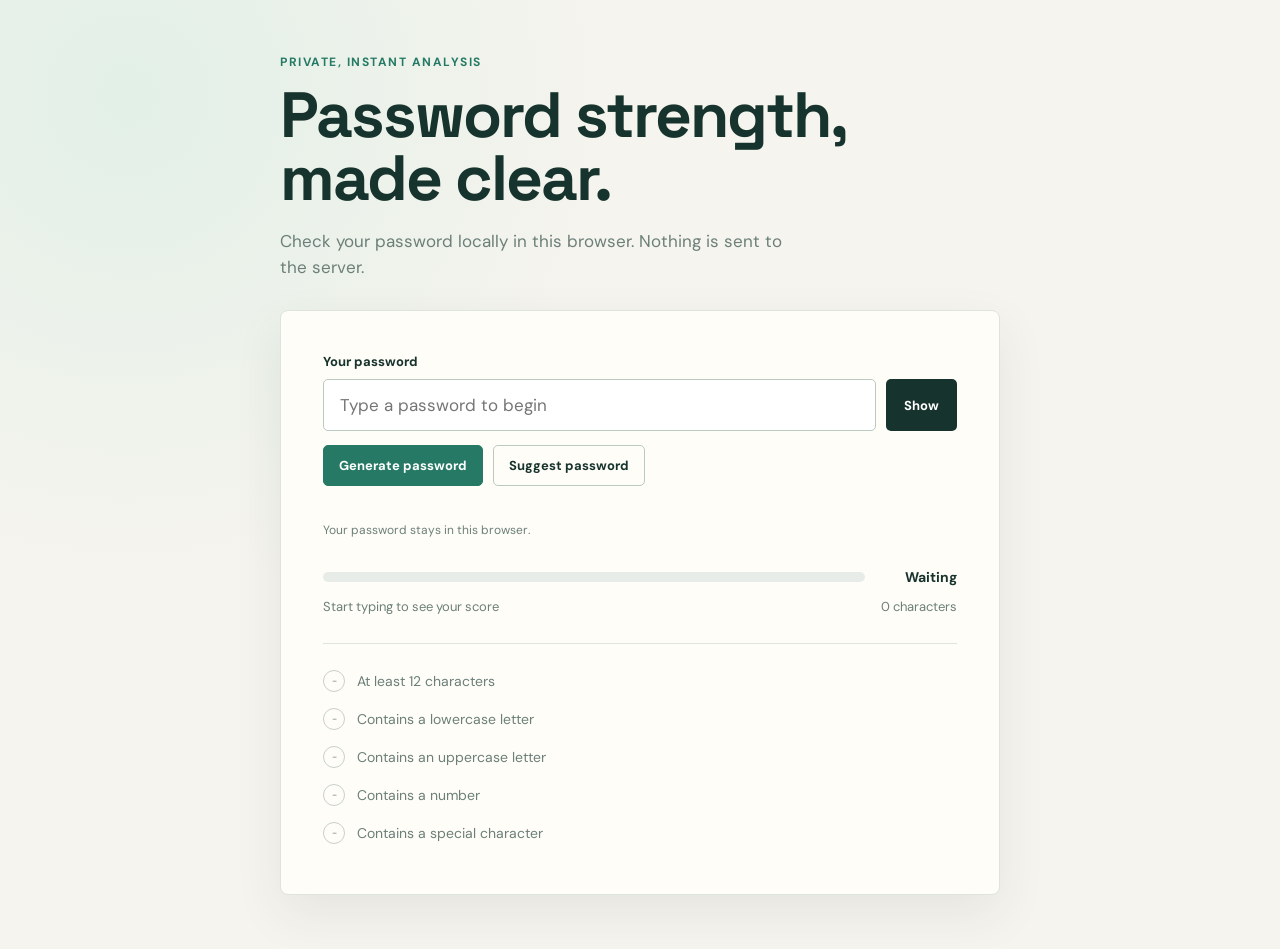
<file: index.html>
<!DOCTYPE html>
<html lang="en">
<head>
    <meta charset="UTF-8">
    <meta name="viewport" content="width=device-width, initial-scale=1.0">
    <title>Password Strength Analyzer</title>
    <link rel="stylesheet" href="static/style.css">
</head>
<body>
    <main class="container">
        <section class="intro">
            <p class="eyebrow">Private, instant analysis</p>
            <h1>Password strength, made clear.</h1>
            <p class="subtitle">Check your password locally in this browser. Nothing is sent to the server.</p>
        </section>
        <section class="analyzer" aria-label="Password analyzer">
            <label for="password">Your password</label>
            <div class="input-wrap">
                <input type="password" id="password" placeholder="Type a password to begin" autocomplete="off">
                <button class="toggle-button" id="togglePassword" type="button">Show</button>
            </div>
            <div class="password-actions">
                <button class="action-button primary-action" id="generatePassword" type="button">Generate password</button>
                <button class="action-button" id="suggestPassword" type="button">Suggest password</button>
            </div>
            <p class="action-status" id="actionStatus" aria-live="polite"></p>
            <p class="privacy-note">Your password stays in this browser.</p>
            <div class="meter-row"><div class="meter" aria-hidden="true"><span id="strengthBar"></span></div><strong id="strengthLabel">Waiting</strong></div>
            <div class="score-line"><span id="scoreText">Start typing to see your score</span><span id="lengthText">0 characters</span></div>
            <div class="checks" aria-live="polite">
                <div class="check" data-check="length"><span class="check-icon">-</span><span>At least 12 characters</span></div>
                <div class="check" data-check="lower"><span class="check-icon">-</span><span>Contains a lowercase letter</span></div>
                <div class="check" data-check="upper"><span class="check-icon">-</span><span>Contains an uppercase letter</span></div>
                <div class="check" data-check="number"><span class="check-icon">-</span><span>Contains a number</span></div>
                <div class="check" data-check="symbol"><span class="check-icon">-</span><span>Contains a special character</span></div>
            </div>
        </section>
    </main>
    <script src="static/script.js"></script>
</body>
</html>
</file>
<file: static/style.css>
@import url('https://fonts.googleapis.com/css2?family=DM+Sans:wght@400;500;600;700&family=Space+Grotesk:wght@500;600;700&display=swap');
:root { --ink: #17332d; --muted: #6c7f79; --paper: #f6f4ee; --panel: #fffdf8; --line: #dce4dd; --mint: #dff1e6; --accent: #267a65; }
* { box-sizing: border-box; }
body { font-family: "DM Sans", sans-serif; background: radial-gradient(circle at 10% 10%, #e2f0e7 0, transparent 35%), var(--paper); color: var(--ink); min-height: 100vh; margin: 0; padding: 6vh 20px; }
.container { max-width: 720px; margin: 0 auto; }
.intro { margin-bottom: 30px; }
.eyebrow { color: var(--accent); font-size: 12px; font-weight: 700; letter-spacing: 1.5px; text-transform: uppercase; margin: 0 0 14px; }
h1 { font-family: "Space Grotesk", sans-serif; font-size: clamp(36px, 7vw, 64px); letter-spacing: -2px; line-height: .98; margin: 0; max-width: 620px; }
.subtitle { color: var(--muted); font-size: 17px; line-height: 1.5; margin: 20px 0 0; max-width: 510px; }
.analyzer { background: var(--panel); border: 1px solid var(--line); border-radius: 8px; box-shadow: 0 18px 50px rgba(23, 51, 45, .08); padding: clamp(24px, 5vw, 42px); }
label { display: block; font-size: 13px; font-weight: 700; margin-bottom: 9px; }
.input-wrap { display: flex; gap: 10px; }
input { background: #fff; border: 1px solid #bacac0; border-radius: 5px; color: var(--ink); flex: 1; font: inherit; font-size: 17px; min-width: 0; padding: 14px 16px; }
input:focus { border-color: var(--accent); box-shadow: 0 0 0 3px var(--mint); outline: none; }
.toggle-button { background: var(--ink); border: 0; border-radius: 5px; color: white; cursor: pointer; font: inherit; font-size: 13px; font-weight: 700; padding: 0 18px; }
.toggle-button:hover { background: var(--accent); }
.password-actions { display: flex; flex-wrap: wrap; gap: 10px; margin-top: 14px; }
.action-button { background: transparent; border: 1px solid #bacac0; border-radius: 5px; color: var(--ink); cursor: pointer; font: inherit; font-size: 13px; font-weight: 700; padding: 11px 15px; }
.action-button:hover { border-color: var(--accent); color: var(--accent); }
.primary-action { background: var(--accent); border-color: var(--accent); color: white; }
.primary-action:hover { background: var(--ink); border-color: var(--ink); color: white; }
.action-status { color: var(--accent); font-size: 12px; min-height: 18px; margin: 10px 0 -1px; }
.privacy-note { color: var(--muted); font-size: 12px; margin: 9px 0 30px; }
.meter-row { align-items: center; display: flex; gap: 14px; }
.meter { background: #e8ece8; border-radius: 10px; flex: 1; height: 10px; overflow: hidden; }
.meter span { display: block; height: 100%; transition: background-color .2s, width .3s ease; width: 0; }
.meter-row strong { font-size: 14px; min-width: 78px; text-align: right; }
.score-line { color: var(--muted); display: flex; font-size: 13px; justify-content: space-between; margin: 12px 0 28px; }
.checks { border-top: 1px solid var(--line); padding-top: 18px; }
.check { align-items: center; color: var(--muted); display: flex; font-size: 14px; gap: 12px; padding: 8px 0; }
.check-icon { align-items: center; border: 1px solid #c8d0cc; border-radius: 50%; color: #9aa8a1; display: inline-flex; font-size: 9px; font-weight: 700; height: 22px; justify-content: center; width: 22px; }
.check.passed { color: var(--ink); }
.check.passed .check-icon { background: var(--mint); border-color: #9fceb0; color: var(--accent); }
@media (max-width: 480px) { body { padding: 32px 16px; } .input-wrap { align-items: stretch; flex-direction: column; } .toggle-button { min-height: 44px; } .score-line { align-items: flex-start; flex-direction: column; gap: 5px; } }
</file>
<file: templates/static/style.css>
@import url('https://fonts.googleapis.com/css2?family=DM+Sans:wght@400;500;600;700&family=Space+Grotesk:wght@500;600;700&display=swap');

:root { --ink: #17332d; --muted: #6c7f79; --paper: #f6f4ee; --panel: #fffdf8; --line: #dce4dd; --mint: #dff1e6; --accent: #267a65; }
* { box-sizing: border-box; }
body { font-family: "DM Sans", sans-serif; background: radial-gradient(circle at 10% 10%, #e2f0e7 0, transparent 35%), var(--paper); color: var(--ink); min-height: 100vh; margin: 0; padding: 6vh 20px; }
.container { max-width: 720px; margin: 0 auto; }
.intro { margin-bottom: 30px; }
.eyebrow { color: var(--accent); font-size: 12px; font-weight: 700; letter-spacing: 1.5px; text-transform: uppercase; margin: 0 0 14px; }
h1 { font-family: "Space Grotesk", sans-serif; font-size: clamp(36px, 7vw, 64px); letter-spacing: -2px; line-height: .98; margin: 0; max-width: 620px; }
.subtitle { color: var(--muted); font-size: 17px; line-height: 1.5; margin: 20px 0 0; max-width: 510px; }
.analyzer { background: var(--panel); border: 1px solid var(--line); border-radius: 8px; box-shadow: 0 18px 50px rgba(23, 51, 45, .08); padding: clamp(24px, 5vw, 42px); }
label { display: block; font-size: 13px; font-weight: 700; margin-bottom: 9px; }
.input-wrap { display: flex; gap: 10px; }
input { background: #fff; border: 1px solid #bacac0; border-radius: 5px; color: var(--ink); flex: 1; font: inherit; font-size: 17px; min-width: 0; padding: 14px 16px; }
input:focus { border-color: var(--accent); box-shadow: 0 0 0 3px var(--mint); outline: none; }
.toggle-button { background: var(--ink); border: 0; border-radius: 5px; color: white; cursor: pointer; font: inherit; font-size: 13px; font-weight: 700; padding: 0 18px; }
.toggle-button:hover { background: var(--accent); }
.password-actions { display: flex; flex-wrap: wrap; gap: 10px; margin-top: 14px; }
.action-button { background: transparent; border: 1px solid #bacac0; border-radius: 5px; color: var(--ink); cursor: pointer; font: inherit; font-size: 13px; font-weight: 700; padding: 11px 15px; }
.action-button:hover { border-color: var(--accent); color: var(--accent); }
.primary-action { background: var(--accent); border-color: var(--accent); color: white; }
.primary-action:hover { background: var(--ink); border-color: var(--ink); color: white; }
.action-status { color: var(--accent); font-size: 12px; min-height: 18px; margin: 10px 0 -1px; }
.privacy-note { color: var(--muted); font-size: 12px; margin: 9px 0 30px; }
.meter-row { align-items: center; display: flex; gap: 14px; }
.meter { background: #e8ece8; border-radius: 10px; flex: 1; height: 10px; overflow: hidden; }
.meter span { display: block; height: 100%; transition: background-color .2s, width .3s ease; width: 0; }
.meter-row strong { font-size: 14px; min-width: 78px; text-align: right; }
.score-line { color: var(--muted); display: flex; font-size: 13px; justify-content: space-between; margin: 12px 0 28px; }
.checks { border-top: 1px solid var(--line); padding-top: 18px; }
.check { align-items: center; color: var(--muted); display: flex; font-size: 14px; gap: 12px; padding: 8px 0; }
.check-icon { align-items: center; border: 1px solid #c8d0cc; border-radius: 50%; color: #9aa8a1; display: inline-flex; font-size: 9px; font-weight: 700; height: 22px; justify-content: center; width: 22px; }
.check.passed { color: var(--ink); }
.check.passed .check-icon { background: var(--mint); border-color: #9fceb0; color: var(--accent); }
@media (max-width: 480px) { body { padding: 32px 16px; } .input-wrap { align-items: stretch; flex-direction: column; } .toggle-button { min-height: 44px; } .score-line { align-items: flex-start; flex-direction: column; gap: 5px; } }
</file>
